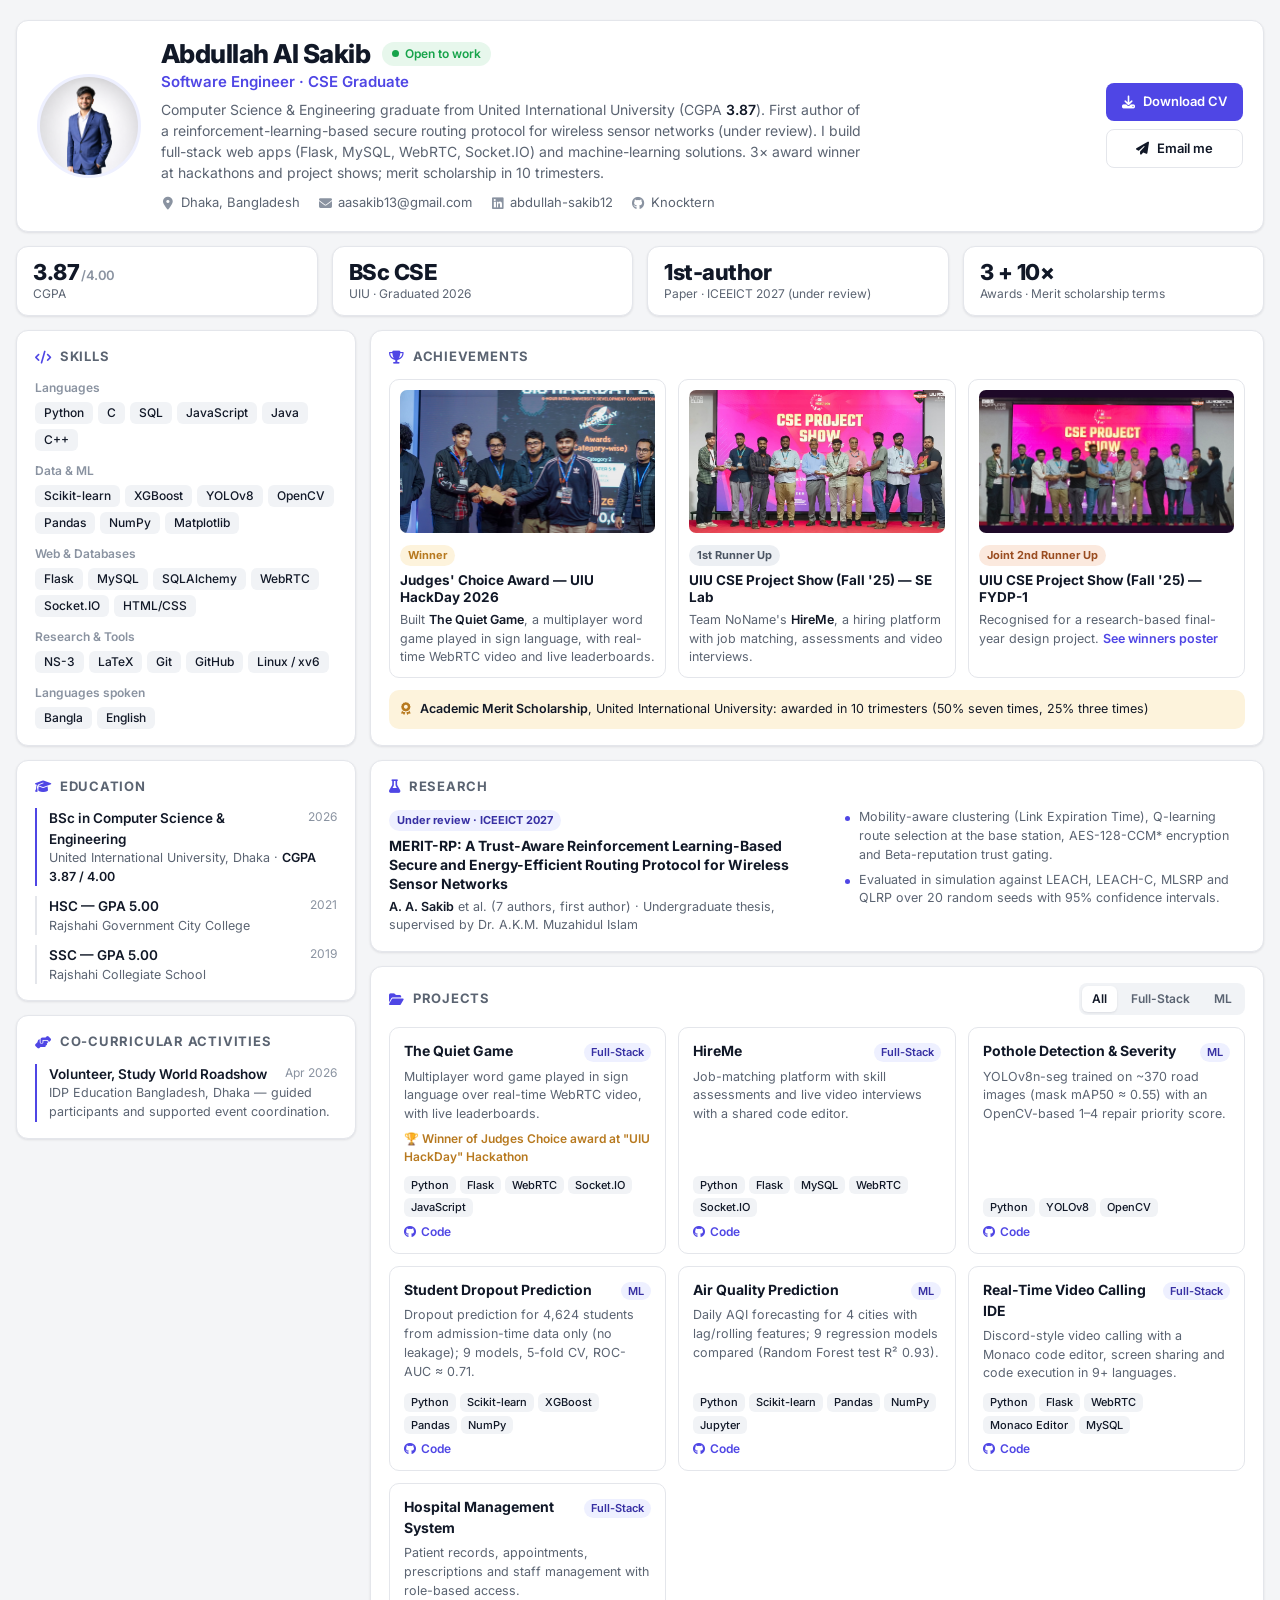
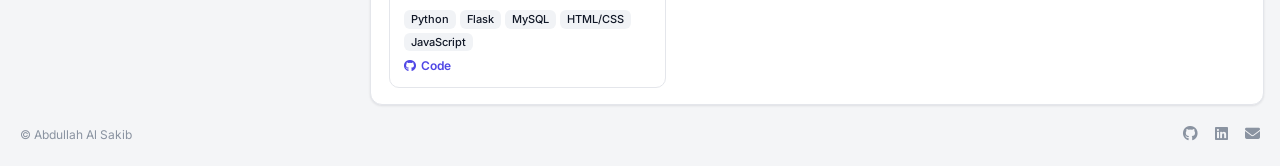
<file: index.html>
<!DOCTYPE html>
<html lang="en">
<head>
    <meta charset="UTF-8">
    <meta name="viewport" content="width=device-width, initial-scale=1.0">
    <meta name="description" content="Abdullah Al Sakib — CSE graduate (UIU, CGPA 3.87) and software engineer building full-stack web apps and machine learning solutions.">
    <meta name="author" content="Abdullah Al Sakib">
    <title>Abdullah Al Sakib | Software Engineer</title>

    <link rel="icon" type="image/svg+xml" href="favicon.svg">

    <link rel="preconnect" href="https://fonts.googleapis.com">
    <link rel="preconnect" href="https://fonts.gstatic.com" crossorigin>
    <link href="https://fonts.googleapis.com/css2?family=Inter:wght@400;500;600;700;800&display=swap" rel="stylesheet">
    <link rel="stylesheet" href="https://cdnjs.cloudflare.com/ajax/libs/font-awesome/6.4.0/css/all.min.css">

    <link rel="stylesheet" href="css/style.css?v=20261119-2">
</head>
<body>
<div class="page">

    <!-- ===== Profile header: everything a recruiter needs in one strip ===== -->
    <header class="profile card">
        <img class="avatar" src="assets/images/profile.png" alt="Abdullah Al Sakib" id="profileImage">

        <div class="identity">
            <div class="name-row">
                <h1>Abdullah Al Sakib</h1>
                <span class="status"><span class="dot"></span>Open to work</span>
            </div>
            <p class="role">Software Engineer · CSE Graduate</p>
            <p class="summary">
                Computer Science &amp; Engineering graduate from United International University (CGPA <strong>3.87</strong>).
                First author of a reinforcement-learning-based secure routing protocol for wireless sensor networks (under review).
                I build full-stack web apps (Flask, MySQL, WebRTC, Socket.IO) and machine-learning solutions.
                3× award winner at hackathons and project shows; merit scholarship in 10 trimesters.
            </p>
            <ul class="meta">
                <li><i class="fas fa-location-dot"></i>Dhaka, Bangladesh</li>
                <li><a href="mailto:aasakib13@gmail.com"><i class="fas fa-envelope"></i>aasakib13@gmail.com</a></li>
                <li><a href="https://www.linkedin.com/in/abdullah-sakib12" target="_blank" rel="noopener"><i class="fab fa-linkedin"></i>abdullah-sakib12</a></li>
                <li><a href="https://github.com/Knocktern" target="_blank" rel="noopener"><i class="fab fa-github"></i>Knocktern</a></li>
            </ul>
        </div>

        <div class="actions">
            <a href="assets/cv/CV_0112230519_Abdullah Al Sakib.pdf" download class="btn btn-primary"><i class="fas fa-download"></i>Download CV</a>
            <a href="mailto:aasakib13@gmail.com" class="btn btn-ghost"><i class="fas fa-paper-plane"></i>Email me</a>
        </div>
    </header>

    <!-- ===== Key numbers ===== -->
    <section class="stats" aria-label="Key facts">
        <div class="stat card"><span class="stat-value">3.87<small>/4.00</small></span><span class="stat-label">CGPA</span></div>
        <div class="stat card"><span class="stat-value">BSc CSE</span><span class="stat-label">UIU · Graduated 2026</span></div>
        <div class="stat card"><span class="stat-value">1st-author</span><span class="stat-label">Paper · ICEEICT 2027 (under review)</span></div>
        <div class="stat card"><span class="stat-value">3 + 10×</span><span class="stat-label">Awards · Merit scholarship terms</span></div>
    </section>

    <!-- ===== Main grid ===== -->
    <div class="grid">

        <!-- Left column -->
        <aside class="col-side">
            <section class="card block">
                <h2><i class="fas fa-code"></i>Skills</h2>
                <dl class="skills">
                    <dt>Languages</dt>
                    <dd><span>Python</span><span>C</span><span>SQL</span><span>JavaScript</span><span>Java</span><span>C++</span></dd>
                    <dt>Data &amp; ML</dt>
                    <dd><span>Scikit-learn</span><span>XGBoost</span><span>YOLOv8</span><span>OpenCV</span><span>Pandas</span><span>NumPy</span><span>Matplotlib</span></dd>
                    <dt>Web &amp; Databases</dt>
                    <dd><span>Flask</span><span>MySQL</span><span>SQLAlchemy</span><span>WebRTC</span><span>Socket.IO</span><span>HTML/CSS</span></dd>
                    <dt>Research &amp; Tools</dt>
                    <dd><span>NS-3</span><span>LaTeX</span><span>Git</span><span>GitHub</span><span>Linux / xv6</span></dd>
                    <dt>Languages spoken</dt>
                    <dd><span>Bangla</span><span>English</span></dd>
                </dl>
            </section>

            <section class="card block">
                <h2><i class="fas fa-graduation-cap"></i>Education</h2>
                <ul class="timeline">
                    <li>
                        <div class="tl-head"><strong>BSc in Computer Science &amp; Engineering</strong><span>2026</span></div>
                        <p>United International University, Dhaka · <b>CGPA 3.87 / 4.00</b></p>
                    </li>
                    <li>
                        <div class="tl-head"><strong>HSC — GPA 5.00</strong><span>2021</span></div>
                        <p>Rajshahi Government City College</p>
                    </li>
                    <li>
                        <div class="tl-head"><strong>SSC — GPA 5.00</strong><span>2019</span></div>
                        <p>Rajshahi Collegiate School</p>
                    </li>
                </ul>
            </section>

            <section class="card block">
                <h2><i class="fas fa-hands-helping"></i>Co-Curricular Activities</h2>
                <ul class="timeline">
                    <li>
                        <div class="tl-head"><strong>Volunteer, Study World Roadshow</strong><span>Apr 2026</span></div>
                        <p>IDP Education Bangladesh, Dhaka — guided participants and supported event coordination.</p>
                    </li>
                </ul>
            </section>
        </aside>

        <!-- Right column -->
        <main class="col-main">
            <section class="card block">
                <h2><i class="fas fa-trophy"></i>Achievements</h2>
                <div class="awards">
                    <article class="award">
                        <button class="thumb" data-full="assets/images/Hackathon.jpg" aria-label="View UIU HackDay award photo">
                            <img src="assets/images/Hackathon.jpg" alt="UIU HackDay 2026 award" loading="lazy">
                        </button>
                        <div>
                            <span class="badge gold">Winner</span>
                            <h3>Judges' Choice Award — UIU HackDay 2026</h3>
                            <p>Built <b>The Quiet Game</b>, a multiplayer word game played in sign language, with real-time WebRTC video and live leaderboards.</p>
                        </div>
                    </article>
                    <article class="award">
                        <button class="thumb" data-full="assets/images/ProjectShow.jpg" aria-label="View UIU CSE Project Show award photo">
                            <img src="assets/images/ProjectShow.jpg" alt="UIU CSE Project Show — HireMe award" loading="lazy">
                        </button>
                        <div>
                            <span class="badge silver">1st Runner Up</span>
                            <h3>UIU CSE Project Show (Fall '25) — SE Lab</h3>
                            <p>Team NoName's <b>HireMe</b>, a hiring platform with job matching, assessments and video interviews.</p>
                        </div>
                    </article>
                    <article class="award">
                        <button class="thumb" data-full="assets/images/ProjectShowFYDP.jpg" aria-label="View FYDP award photo">
                            <img src="assets/images/ProjectShowFYDP.jpg" alt="UIU CSE Project Show — FYDP-1 award" loading="lazy">
                        </button>
                        <div>
                            <span class="badge bronze">Joint 2nd Runner Up</span>
                            <h3>UIU CSE Project Show (Fall '25) — FYDP-1</h3>
                            <p>Recognised for a research-based final-year design project. <button class="link-btn" data-full="assets/images/poster.jpg">See winners poster</button></p>
                        </div>
                    </article>
                </div>
                <p class="scholarship"><i class="fas fa-award"></i><span><b>Academic Merit Scholarship</b>, United International University: awarded in 10 trimesters (50% seven times, 25% three times)</span></p>
            </section>

            <section class="card block">
                <h2><i class="fas fa-flask"></i>Research</h2>
                <div class="research">
                    <div>
                        <span class="badge pending">Under review · ICEEICT 2027</span>
                        <h3>MERIT-RP: A Trust-Aware Reinforcement Learning-Based Secure and Energy-Efficient Routing Protocol for Wireless Sensor Networks</h3>
                        <p class="research-meta"><b>A. A. Sakib</b> et al. (7 authors, first author) · Undergraduate thesis, supervised by Dr. A.K.M. Muzahidul Islam</p>
                    </div>
                    <ul>
                        <li>Mobility-aware clustering (Link Expiration Time), Q-learning route selection at the base station, AES-128-CCM* encryption and Beta-reputation trust gating.</li>
                        <li>Evaluated in simulation against LEACH, LEACH-C, MLSRP and QLRP over 20 random seeds with 95% confidence intervals.</li>
                    </ul>
                </div>
            </section>

            <section class="card block">
                <div class="block-head">
                    <h2><i class="fas fa-folder-open"></i>Projects</h2>
                    <div class="filters" role="tablist">
                        <button class="filter-btn active" data-filter="all">All</button>
                        <button class="filter-btn" data-filter="Full-Stack">Full-Stack</button>
                        <button class="filter-btn" data-filter="Machine Learning">ML</button>
                    </div>
                </div>
                <div class="projects" id="projectsGrid"></div>
            </section>
        </main>
    </div>

    <footer class="footer">
        <span>&copy; Abdullah Al Sakib</span>
        <span>
            <a href="https://github.com/Knocktern" target="_blank" rel="noopener" aria-label="GitHub"><i class="fab fa-github"></i></a>
            <a href="https://www.linkedin.com/in/abdullah-sakib12" target="_blank" rel="noopener" aria-label="LinkedIn"><i class="fab fa-linkedin"></i></a>
            <a href="mailto:aasakib13@gmail.com" aria-label="Email"><i class="fas fa-envelope"></i></a>
        </span>
    </footer>
</div>

<!-- Image viewer -->
<dialog class="viewer" id="viewer">
    <button class="viewer-close" aria-label="Close">&times;</button>
    <img alt="">
</dialog>

<script src="js/main.js?v=20261119-2"></script>
</body>
</html>
</file>
<file: css/style.css>
/* ==========================================
   COMPACT PORTFOLIO — one-glance layout
   ========================================== */

:root {
    --bg: #f4f5f7;
    --surface: #ffffff;
    --border: #e4e6eb;
    --text: #111827;
    --muted: #5b6472;
    --faint: #8a93a1;
    --accent: #4f46e5;
    --accent-soft: #eef0ff;
    --accent-text: #3730a3;
    --chip: #f1f3f6;
    --gold: #b7791f;   --gold-bg: #fdf3dc;
    --silver: #4b5563; --silver-bg: #eceff3;
    --bronze: #9a4d21; --bronze-bg: #fbe9de;
    --ok: #16a34a;     --ok-bg: #e7f7ec;
    --radius: 12px;
    --gap: 14px;
    --shadow: 0 1px 2px rgba(16, 24, 40, .04), 0 1px 3px rgba(16, 24, 40, .06);
}

@media (prefers-color-scheme: dark) {
    :root {
        --bg: #0d1117;
        --surface: #161b22;
        --border: #2a313c;
        --text: #e6e9ee;
        --muted: #a2abb8;
        --faint: #7d8693;
        --accent: #8b8cf8;
        --accent-soft: #23244a;
        --accent-text: #c7c8ff;
        --chip: #212833;
        --gold: #f3c35c;   --gold-bg: #3a2e12;
        --silver: #d0d6de; --silver-bg: #2a313c;
        --bronze: #f0a37a; --bronze-bg: #3d2417;
        --ok: #4ade80;     --ok-bg: #12301d;
        --shadow: none;
    }
}

* { margin: 0; padding: 0; box-sizing: border-box; }

body {
    font-family: 'Inter', system-ui, -apple-system, 'Segoe UI', sans-serif;
    font-size: 14px;
    line-height: 1.5;
    background: var(--bg);
    color: var(--text);
    -webkit-font-smoothing: antialiased;
}

a { color: inherit; text-decoration: none; }
a:hover { color: var(--accent); }
button { font: inherit; color: inherit; background: none; border: 0; cursor: pointer; }
b, strong { font-weight: 600; }

.page {
    max-width: 1280px;
    margin: 0 auto;
    padding: 20px 16px 12px;
    display: flex;
    flex-direction: column;
    gap: var(--gap);
}

.card {
    background: var(--surface);
    border: 1px solid var(--border);
    border-radius: var(--radius);
    box-shadow: var(--shadow);
}

/* ========== Profile header ========== */
.profile {
    display: grid;
    grid-template-columns: auto 1fr auto;
    gap: 20px;
    align-items: center;
    padding: 18px 20px;
}

.avatar {
    width: 104px;
    height: 104px;
    border-radius: 50%;
    object-fit: cover;
    object-position: top;
    border: 3px solid var(--accent-soft);
    background: var(--accent-soft);
}

.name-row { display: flex; align-items: center; gap: 12px; flex-wrap: wrap; }
.name-row h1 { font-size: 26px; font-weight: 800; letter-spacing: -.02em; line-height: 1.15; }

.status {
    display: inline-flex; align-items: center; gap: 6px;
    font-size: 12px; font-weight: 600;
    color: var(--ok); background: var(--ok-bg);
    padding: 3px 10px; border-radius: 999px;
}
.status .dot { width: 7px; height: 7px; border-radius: 50%; background: var(--ok); }

.role { font-size: 15px; font-weight: 600; color: var(--accent); margin-top: 2px; }
.summary { color: var(--muted); margin-top: 6px; max-width: 78ch; }
.summary strong { color: var(--text); }

.meta {
    list-style: none;
    display: flex; flex-wrap: wrap; gap: 6px 18px;
    margin-top: 10px;
    font-size: 13px; color: var(--muted);
}
.meta li, .meta a { display: inline-flex; align-items: center; gap: 6px; }
.meta i { color: var(--faint); width: 14px; text-align: center; }

.actions { display: flex; flex-direction: column; gap: 8px; }

.btn {
    display: inline-flex; align-items: center; justify-content: center; gap: 8px;
    padding: 9px 16px;
    border-radius: 8px;
    font-weight: 600; font-size: 13px;
    white-space: nowrap;
    transition: background .15s, border-color .15s, color .15s;
}
.btn-primary { background: var(--accent); color: #fff; }
.btn-primary:hover { color: #fff; filter: brightness(1.08); }
.btn-ghost { border: 1px solid var(--border); color: var(--text); }
.btn-ghost:hover { border-color: var(--accent); }

@media (prefers-color-scheme: dark) {
    .btn-primary { color: #0d1117; }
    .btn-primary:hover { color: #0d1117; }
}

/* ========== Stats ========== */
.stats { display: grid; grid-template-columns: repeat(4, 1fr); gap: var(--gap); }
.stat { padding: 12px 16px; display: flex; flex-direction: column; }
.stat-value { font-size: 22px; font-weight: 800; letter-spacing: -.02em; line-height: 1.2; }
.stat-value small { font-size: 13px; font-weight: 600; color: var(--faint); margin-left: 2px; }
.stat-label { font-size: 12px; color: var(--muted); }

/* ========== Grid ========== */
.grid {
    display: grid;
    grid-template-columns: minmax(280px, 340px) 1fr;
    gap: var(--gap);
    align-items: start;
}
.col-side, .col-main { display: flex; flex-direction: column; gap: var(--gap); min-width: 0; }

.block { padding: 16px 18px; }
.block h2 {
    font-size: 13px; font-weight: 700;
    text-transform: uppercase; letter-spacing: .06em;
    color: var(--muted);
    display: flex; align-items: center; gap: 8px;
    margin-bottom: 12px;
}
.block h2 i { color: var(--accent); font-size: 13px; }
.block-head { display: flex; justify-content: space-between; align-items: center; gap: 10px; margin-bottom: 12px; }
.block-head h2 { margin-bottom: 0; }

/* ========== Skills ========== */
.skills dt { font-size: 12px; font-weight: 600; color: var(--faint); margin-bottom: 5px; }
.skills dd { display: flex; flex-wrap: wrap; gap: 5px; margin-bottom: 11px; }
.skills dd:last-child { margin-bottom: 0; }
.skills span, .tags span {
    font-size: 12px; font-weight: 500;
    padding: 2px 9px; border-radius: 6px;
    background: var(--chip); color: var(--text);
}

/* ========== Timeline (education / experience) ========== */
.timeline { list-style: none; display: flex; flex-direction: column; gap: 10px; }
.timeline li { padding-left: 12px; border-left: 2px solid var(--border); }
.timeline li:first-child { border-left-color: var(--accent); }
.tl-head { display: flex; justify-content: space-between; gap: 8px; }
.tl-head strong { font-size: 13.5px; }
.tl-head span { font-size: 12px; color: var(--faint); white-space: nowrap; }
.timeline p { font-size: 12.5px; color: var(--muted); }
.timeline p b { color: var(--text); }

/* ========== Achievements ========== */
.awards { display: grid; grid-template-columns: repeat(3, 1fr); gap: 12px; }
.award {
    display: flex; flex-direction: column; gap: 10px;
    border: 1px solid var(--border); border-radius: 10px;
    padding: 10px;
}
.thumb {
    display: block; width: 100%; aspect-ratio: 16 / 9;
    border-radius: 7px; overflow: hidden; background: var(--chip);
}
.thumb img { width: 100%; height: 100%; object-fit: cover; transition: transform .25s; }
.thumb:hover img { transform: scale(1.04); }
.award h3 { font-size: 13.5px; font-weight: 700; line-height: 1.3; margin: 6px 0 4px; }
.award p { font-size: 12.5px; color: var(--muted); }
.award p b { color: var(--text); }

.badge { display: inline-block; font-size: 11px; font-weight: 700; padding: 2px 8px; border-radius: 999px; }
.badge.gold   { color: var(--gold);   background: var(--gold-bg); }
.badge.silver { color: var(--silver); background: var(--silver-bg); }
.badge.bronze { color: var(--bronze); background: var(--bronze-bg); }

.badge.pending { color: var(--accent-text); background: var(--accent-soft); }

.scholarship {
    display: flex; gap: 10px; align-items: flex-start;
    margin-top: 12px; padding: 10px 12px;
    border-radius: 10px; background: var(--gold-bg);
    font-size: 12.5px; color: var(--text);
}
.scholarship i { color: var(--gold); margin-top: 3px; }

/* ========== Research ========== */
.research { display: grid; grid-template-columns: 1.1fr 1fr; gap: 16px; }
.research h3 { font-size: 14px; font-weight: 700; line-height: 1.35; margin: 6px 0 4px; }
.research-meta { font-size: 12.5px; color: var(--muted); }
.research-meta b { color: var(--text); }
.research ul { list-style: none; display: flex; flex-direction: column; gap: 6px; }
.research li { font-size: 12.5px; color: var(--muted); padding-left: 14px; position: relative; }
.research li::before { content: ''; position: absolute; left: 0; top: 8px; width: 5px; height: 5px; border-radius: 50%; background: var(--accent); }

.link-btn { color: var(--accent); font-weight: 600; font-size: 12.5px; }
.link-btn:hover { text-decoration: underline; }

/* ========== Projects ========== */
.filters { display: flex; gap: 4px; background: var(--chip); padding: 3px; border-radius: 8px; }
.filter-btn { font-size: 12px; font-weight: 600; color: var(--muted); padding: 4px 10px; border-radius: 6px; }
.filter-btn.active { background: var(--surface); color: var(--text); box-shadow: var(--shadow); }

.projects { display: grid; grid-template-columns: repeat(3, 1fr); gap: 12px; }
.project {
    display: flex; flex-direction: column; gap: 6px;
    border: 1px solid var(--border); border-radius: 10px;
    padding: 12px 14px;
    transition: border-color .15s;
}
.project:hover { border-color: var(--accent); }
.project-top { display: flex; justify-content: space-between; align-items: baseline; gap: 8px; }
.project h3 { font-size: 14px; font-weight: 700; }
.project h3 a:hover { color: var(--accent); }
.project-cat { font-size: 11px; font-weight: 600; color: var(--accent-text); background: var(--accent-soft); padding: 1px 7px; border-radius: 999px; white-space: nowrap; }
.project p { font-size: 12.5px; color: var(--muted); }
.project .award-note { font-size: 12px; font-weight: 600; color: var(--gold); }
.tags { display: flex; flex-wrap: wrap; gap: 4px; margin-top: auto; padding-top: 4px; }
.tags span { font-size: 11px; padding: 1px 7px; }
.project-links { display: flex; gap: 14px; font-size: 12px; font-weight: 600; color: var(--accent); }
.project-links a { display: inline-flex; align-items: center; gap: 5px; }
.project-links a:hover { text-decoration: underline; }

/* ========== Footer ========== */
.footer {
    display: flex; justify-content: space-between; align-items: center;
    font-size: 12px; color: var(--faint);
    padding: 4px 4px 8px;
}
.footer a { margin-left: 14px; font-size: 15px; }

/* ========== Image viewer ========== */
.viewer {
    margin: auto; border: 0; padding: 0; background: transparent;
    max-width: 92vw; max-height: 90vh; overflow: visible;
}
.viewer::backdrop { background: rgba(0, 0, 0, .8); }
.viewer img { display: block; max-width: 92vw; max-height: 90vh; border-radius: 10px; }
.viewer-close {
    position: absolute; top: -14px; right: -14px;
    width: 32px; height: 32px; border-radius: 50%;
    background: #fff; color: #111; font-size: 20px; line-height: 1;
}

/* ========== Responsive ========== */
@media (max-width: 1100px) {
    .projects { grid-template-columns: repeat(2, 1fr); }
}

@media (max-width: 900px) {
    .grid { grid-template-columns: 1fr; }
    .col-side { order: 2; }
    .stats { grid-template-columns: repeat(2, 1fr); }
    .profile { grid-template-columns: auto 1fr; }
    .actions { grid-column: 1 / -1; flex-direction: row; }
    .actions .btn { flex: 1; }
}

@media (max-width: 640px) {
    .page { padding-top: 16px; }
    .profile { grid-template-columns: 1fr; text-align: left; gap: 12px; padding: 16px; }
    .avatar { width: 76px; height: 76px; }
    .name-row h1 { font-size: 22px; }
    .awards, .projects, .research { grid-template-columns: 1fr; }
    .award { flex-direction: row; align-items: flex-start; }
    .award .thumb { width: 96px; flex-shrink: 0; aspect-ratio: 1; }
    .stat-value { font-size: 19px; }
}

@media print {
    body { background: #fff; }
    .actions, .filters, .footer a { display: none; }
    .card { box-shadow: none; }
}
</file>
